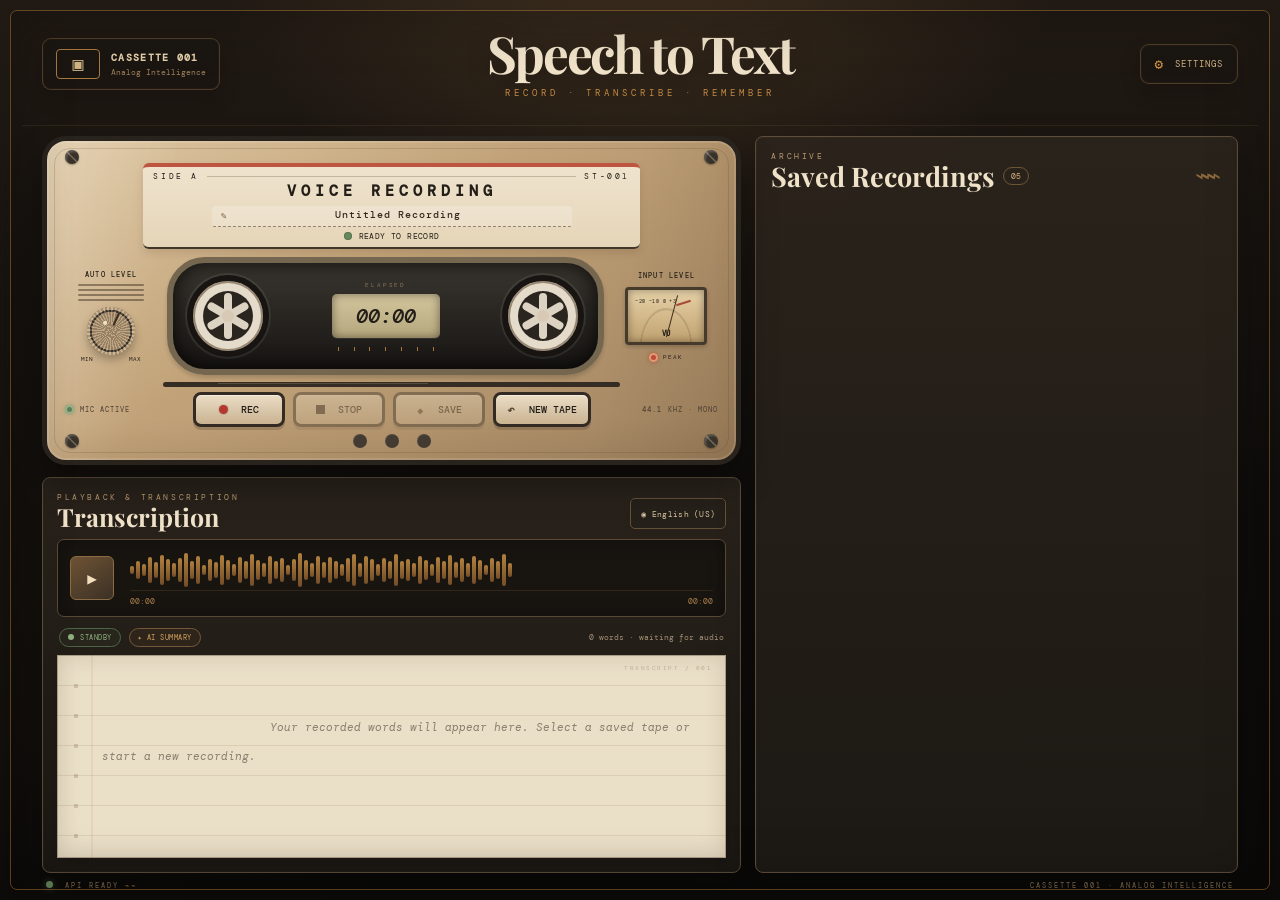
<file: frontend/index.html>
<!DOCTYPE html>
<html lang="en">
<head>
    <meta charset="UTF-8">
    <meta name="viewport" content="width=device-width, initial-scale=1.0">
    <title>Speech to Text</title>
    <link rel="stylesheet" href="style.css">
</head>
<body>

<main class="page">
    <header class="header">
        <div class="header-chip brand-chip" aria-hidden="true">
            <span class="mini-cassette">▣</span>
            <span>
                <strong>CASSETTE 001</strong>
                <small>Analog Intelligence</small>
            </span>
        </div>

        <div class="title-block">
            <h1>Speech to Text</h1>
            <p class="tagline">RECORD · TRANSCRIBE · REMEMBER</p>
        </div>

        <div class="header-chip settings-chip" aria-hidden="true">
            <span class="settings-icon">⚙</span>
            <span>SETTINGS</span>
        </div>
    </header>

    <section class="workspace">
        <div class="left-panel">
            <section class="cassette">
                <div class="cassette-top">
                    <span class="screw"></span>
                    <span class="screw"></span>
                </div>

                <div class="cassette-label">
                    <div class="cassette-label-top">
                        <span class="small-label">SIDE A</span>
                        <span class="label-line"></span>
                        <span class="small-label">ST-001</span>
                    </div>

                    <h2>VOICE RECORDING</h2>

                    <label class="recording-name-wrap" for="recordingName">
                        <span class="recording-name-pencil" aria-hidden="true">✎</span>
                        <input
                            id="recordingName"
                            class="recording-name"
                            type="text"
                            value="Untitled Recording"
                            maxlength="40"
                            autocomplete="off"
                            aria-label="Tape name"
                        >
                    </label>

                    <div class="recording-status">
                        <span id="statusDot" class="status-dot"></span>
                        <span id="statusText">READY TO RECORD</span>
                    </div>
                </div>

                <div class="recorder-deck">
                    <div class="level-module" aria-hidden="true">
                        <span class="deck-label">AUTO LEVEL</span>
                        <div class="level-slots"><i></i><i></i><i></i><i></i></div>
                        <div class="level-knob">
                            <span></span>
                        </div>
                        <div class="knob-scale"><span>MIN</span><span>MAX</span></div>
                    </div>

                    <div class="tape-window">
                        <div class="reel" id="leftReel">
                            <div class="reel-inner">
                                <span></span><span></span><span></span>
                                <span></span><span></span><span></span>
                            </div>
                        </div>

                        <div class="timer-panel">
                            <span class="timer-caption">ELAPSED</span>
                            <div class="timer"><span id="timer">00:00</span></div>
                            <div class="timer-scale"><i></i><i></i><i></i><i></i><i></i><i></i><i></i></div>
                        </div>

                        <div class="reel" id="rightReel">
                            <div class="reel-inner">
                                <span></span><span></span><span></span>
                                <span></span><span></span><span></span>
                            </div>
                        </div>
                    </div>

                    <div class="vu-module" aria-hidden="true">
                        <span class="deck-label">INPUT LEVEL</span>
                        <div class="vu-meter">
                            <span class="vu-needle"></span>
                            <span class="vu-redline"></span>
                            <b>VU</b>
                        </div>
                        <div class="peak-row"><span class="peak-light"></span> PEAK</div>
                    </div>
                </div>

                <div class="tape-line"><span></span></div>

                <div class="controls-row">
                    <div class="deck-readout"><span class="readout-light green"></span> MIC ACTIVE</div>

                    <div class="controls">
                        <button id="recordButton" class="record-button" type="button">
                            <span class="record-icon"></span> REC
                        </button>

                        <button id="stopButton" class="stop-button" type="button" disabled>
                            <span class="stop-icon"></span> STOP
                        </button>

                        <button id="saveButton" class="save-button" type="button" disabled>
                            <span class="save-icon" aria-hidden="true">◆</span> SAVE
                        </button>

                        <button id="resetButton" class="new-tape-button" type="button">
                            <span class="new-tape-icon" aria-hidden="true">↶</span> NEW TAPE
                        </button>
                    </div>

                    <div class="deck-readout"><span>44.1</span> KHZ · MONO</div>
                </div>

                <div class="cassette-bottom">
                    <span class="screw"></span>
                    <div class="cassette-holes"><span></span><span></span><span></span></div>
                    <span class="screw"></span>
                </div>
            </section>

            <section class="transcription-card">
                <div class="transcription-heading">
                    <div>
                        <p class="small-label section-kicker">PLAYBACK &amp; TRANSCRIPTION</p>
                        <h2 id="transcriptionTitle">Transcription</h2>
                    </div>

                    <div class="transcription-tools">
                        <span class="tool-chip">◉ English (US)</span>
                    </div>
                </div>

                <div class="playback-strip">
                    <button class="playback-button" type="button" aria-label="Play selected recording">▶</button>
                    <div class="waveform-wrap">
                        <div id="waveformBars" class="waveform-bars" aria-hidden="true"></div>
                        <div class="waveform-time">
                            <span>00:00</span>
                            <span id="waveformDuration">00:00</span>
                        </div>
                    </div>
                </div>

                <div class="transcript-meta">
                    <div class="meta-badges">
                        <span id="transcriptStatus" class="status-badge"><i></i> STANDBY</span>
                        <span class="ai-badge">✦ AI SUMMARY</span>
                    </div>
                    <span id="transcriptStats" class="transcript-stats">0 words · waiting for audio</span>
                </div>

                <div class="paper">
                    <div class="paper-margin" aria-hidden="true"></div>
                    <p id="transcriptionText" class="placeholder">
                        Your recorded words will appear here. Select a saved tape or start a new recording.
                    </p>
                </div>
            </section>
        </div>

        <aside class="archive-panel">
            <div class="archive-header">
                <div>
                    <p class="small-label section-kicker">ARCHIVE</p>
                    <div class="archive-title-row">
                        <h2>Saved Recordings</h2>
                        <span id="archiveCount" class="archive-count">05</span>
                    </div>
                </div>
                <span class="archive-wave" aria-hidden="true">⌁⌁⌁</span>
            </div>

            <div id="archiveList" class="archive-list"></div>
        </aside>
    </section>

    <footer>
        <span><span class="footer-light"></span> API READY <b>⌁⌁</b></span>
        <span>CASSETTE 001 · ANALOG INTELLIGENCE</span>
    </footer>
</main>

<script src="app.js"></script>
</body>
</html>
</file>
<file: frontend/style.css>
@import url('https://fonts.googleapis.com/css2?family=DM+Mono:wght@300;400;500&family=Playfair+Display:wght@600;700&display=swap');

:root {
    --ink: #16130f;
    --panel: #211c16;
    --panel-2: #29231c;
    --panel-border: #5c4d3a;
    --cream: #efe2c9;
    --cream-2: #d7c19d;
    --tan: #b99c72;
    --gold: #c68a3a;
    --gold-soft: #9f7138;
    --red: #b34234;
    --green: #66895e;
    --paper: #e8d9bb;
    --paper-line: rgba(105, 84, 58, 0.18);
    --shadow: rgba(0, 0, 0, 0.42);
}

* { box-sizing: border-box; }

html, body { margin: 0; min-height: 100%; }

body {
    min-height: 100vh;
    color: var(--cream);
    font-family: "DM Mono", monospace;
    background:
        radial-gradient(circle at 50% -18%, rgba(153, 112, 63, 0.28), transparent 36%),
        radial-gradient(circle at 10% 70%, rgba(112, 77, 40, 0.08), transparent 28%),
        linear-gradient(180deg, #211a14 0%, #100e0c 53%, #0b0a09 100%);
    overflow-x: hidden;
}

body::before {
    content: "";
    position: fixed;
    inset: 0;
    pointer-events: none;
    opacity: 0.34;
    background-image:
        linear-gradient(rgba(210, 166, 100, 0.025) 1px, transparent 1px),
        linear-gradient(90deg, rgba(210, 166, 100, 0.025) 1px, transparent 1px);
    background-size: 34px 34px;
    mask-image: linear-gradient(to bottom, rgba(0,0,0,.8), transparent 85%);
}

body::after {
    content: "";
    position: fixed;
    inset: 10px;
    z-index: 20;
    pointer-events: none;
    border: 1px solid rgba(198, 138, 58, 0.42);
    border-radius: 7px;
    box-shadow: inset 0 0 60px rgba(0,0,0,.28);
}

button { font: inherit; }

button:focus-visible {
    outline: 2px solid #d8a151;
    outline-offset: 3px;
}

.page {
    width: min(1520px, calc(100% - 44px));
    min-height: 100vh;
    margin: 0 auto;
    padding: 14px 0 10px;
    display: flex;
    flex-direction: column;
    position: relative;
    z-index: 1;
}

/* HEADER */
.header {
    min-height: 112px;
    display: grid;
    grid-template-columns: 230px 1fr 230px;
    align-items: center;
    gap: 18px;
    padding: 0 20px 12px;
    border-bottom: 1px solid rgba(190, 143, 81, 0.12);
}

.title-block { text-align: center; }

.eyebrow {
    margin: 0 0 4px;
    display: flex;
    align-items: center;
    justify-content: center;
    gap: 12px;
    color: #c7aa80;
    font-size: 10px;
    letter-spacing: 5px;
    text-transform: uppercase;
}

.eyebrow span {
    width: 34px;
    height: 1px;
    background: linear-gradient(90deg, transparent, var(--gold));
}

.eyebrow span:last-child { transform: scaleX(-1); }

.header h1 {
    margin: 0;
    font-family: "Playfair Display", serif;
    font-size: clamp(42px, 4vw, 64px);
    line-height: 0.98;
    letter-spacing: -2.4px;
    text-shadow: 0 7px 24px rgba(0,0,0,.28);
}

.tagline {
    margin: 8px 0 0;
    color: #c58a43;
    font-size: 9px;
    letter-spacing: 4px;
}

.header-chip {
    justify-self: start;
    min-height: 52px;
    padding: 9px 13px;
    display: inline-flex;
    align-items: center;
    gap: 11px;
    color: #d1b485;
    background: rgba(25, 21, 17, 0.72);
    border: 1px solid rgba(150, 111, 63, 0.45);
    border-radius: 9px;
    box-shadow: inset 0 0 0 1px rgba(255,255,255,.018), 0 8px 20px rgba(0,0,0,.18);
}

.header-chip strong {
    display: block;
    color: #e4cfaa;
    font-size: 10px;
    letter-spacing: 1.3px;
}

.header-chip small {
    display: block;
    margin-top: 3px;
    color: #9e815a;
    font-size: 8px;
}

.mini-cassette {
    width: 44px;
    height: 30px;
    display: grid;
    place-items: center;
    border: 1px solid #a9793e;
    border-radius: 4px;
    font-size: 18px;
}

.settings-chip {
    justify-self: end;
    min-height: auto;
    padding: 10px 14px;
    font-size: 9px;
    letter-spacing: 1px;
}

.settings-icon { color: #d99b49; font-size: 14px; }

/* WORKSPACE */
.workspace {
    flex: 1;
    min-height: 0;
    width: 100%;
    display: grid;
    grid-template-columns: minmax(0, 1.42fr) minmax(410px, 0.98fr);
    gap: 14px;
    padding: 10px 20px 0;
    align-items: stretch;
}

.left-panel {
    min-width: 0;
    min-height: 0;
    display: grid;
    grid-template-rows: auto minmax(315px, 1fr);
    gap: 12px;
}

/* CASSETTE */
.cassette {
    position: relative;
    width: 100%;
    margin: 0;
    padding: 9px 18px 12px;
    color: #241e18;
    background:
        linear-gradient(100deg, rgba(255,255,255,.18), transparent 18% 80%, rgba(72,45,21,.12)),
        linear-gradient(145deg, #dfc9a5 0%, #c2a379 42%, #9f825f 100%);
    border: 5px solid #29231d;
    border-radius: 24px;
    box-shadow:
        0 18px 34px rgba(0,0,0,.38),
        inset 0 0 0 2px rgba(255,255,255,.12),
        inset 0 -18px 24px rgba(75,46,20,.08);
}

.cassette::after {
    content: "";
    position: absolute;
    inset: 7px;
    pointer-events: none;
    border: 1px solid rgba(79, 57, 38, 0.18);
    border-radius: 16px;
}

.cassette-top,
.cassette-bottom {
    position: relative;
    z-index: 2;
    display: flex;
    align-items: center;
    justify-content: space-between;
}

.screw {
    width: 14px;
    height: 14px;
    display: block;
    background:
        linear-gradient(45deg, transparent 46%, rgba(224,207,177,.38) 47% 53%, transparent 54%),
        #39322a;
    border-radius: 50%;
    box-shadow: inset 2px 2px 2px rgba(255,255,255,.18), 0 1px 2px rgba(0,0,0,.32);
}

.cassette-label {
    width: 76%;
    margin: -1px auto 8px;
    padding: 4px 10px 6px;
    text-align: center;
    background: linear-gradient(#efe3cd, #e5d5b8);
    border-top: 4px solid #bd5541;
    border-bottom: 2px solid #40362b;
    border-radius: 6px;
    box-shadow: 0 4px 8px rgba(55,36,18,.12);
}

.cassette-label-top {
    display: flex;
    align-items: center;
    gap: 8px;
}

.label-line {
    flex: 1;
    height: 1px;
    background: rgba(72,55,40,.25);
}

.small-label {
    margin: 0;
    font-size: 8px;
    letter-spacing: 2.6px;
}

.cassette-label h2 {
    margin: 0;
    font-size: 15px;
    letter-spacing: 5px;
}


.recording-name-wrap {
    width: min(78%, 360px);
    margin: 5px auto 4px;
    padding: 0 9px 2px;
    display: flex;
    align-items: center;
    gap: 6px;
    background: rgba(255,255,255,.20);
    border-bottom: 1px dashed rgba(74,53,35,.55);
    border-radius: 4px 4px 2px 2px;
    transition: background .18s ease, border-color .18s ease, box-shadow .18s ease;
}

.recording-name-wrap:focus-within {
    background: rgba(255,255,255,.38);
    border-bottom-color: #9f4939;
    box-shadow: 0 2px 0 rgba(159,73,57,.12);
}

.recording-name-pencil {
    flex: 0 0 auto;
    color: #7b5e43;
    font-size: 10px;
}

.recording-name {
    width: 100%;
    min-width: 0;
    padding: 3px 0;
    color: #35291f;
    background: transparent;
    border: 0;
    outline: 0;
    text-align: center;
    font: 500 10px/1.2 "DM Mono", monospace;
    letter-spacing: 1px;
}

.recording-name::selection {
    color: #fff8ed;
    background: #a64e3d;
}

.recording-status {
    margin-top: 2px;
    display: flex;
    align-items: center;
    justify-content: center;
    gap: 7px;
    font-size: 8px;
    letter-spacing: .4px;
}

.status-dot {
    width: 8px;
    height: 8px;
    background: var(--green);
    border-radius: 50%;
    box-shadow: inset 0 0 0 1px rgba(0,0,0,.18);
}

.status-dot.recording {
    background: #c13f35;
    box-shadow: 0 0 10px #b7382f;
}

.recorder-deck {
    position: relative;
    z-index: 2;
    display: grid;
    grid-template-columns: 92px minmax(320px, 1fr) 104px;
    gap: 10px;
    align-items: stretch;
}

.level-module,
.vu-module {
    min-width: 0;
    padding: 5px 6px;
    display: flex;
    flex-direction: column;
    align-items: center;
    justify-content: center;
}

.deck-label {
    font-size: 7px;
    font-weight: 500;
    letter-spacing: 1.2px;
    white-space: nowrap;
}

.level-slots {
    width: 66px;
    margin: 5px 0 6px;
    display: grid;
    gap: 3px;
}

.level-slots i {
    height: 2px;
    background: rgba(61,46,34,.48);
    border-radius: 4px;
}

.level-knob {
    width: 48px;
    height: 48px;
    position: relative;
    border-radius: 50%;
    background:
        radial-gradient(circle at 38% 33%, #eee0c5 0 4%, transparent 5%),
        repeating-conic-gradient(from 0deg, rgba(255,255,255,.22) 0deg 4deg, rgba(28,22,17,.12) 5deg 10deg),
        radial-gradient(circle, #a98d68 0 56%, #3d3328 57% 62%, #bca17a 63% 70%, #5a4938 71%);
    box-shadow: 0 5px 8px rgba(0,0,0,.25);
}

.level-knob span {
    position: absolute;
    left: 50%;
    top: 4px;
    width: 2px;
    height: 14px;
    background: #3d2d21;
    transform: translateX(-50%) rotate(24deg);
    transform-origin: 50% 20px;
}

.knob-scale {
    width: 60px;
    display: flex;
    justify-content: space-between;
    font-size: 6px;
}

.tape-window {
    min-width: 0;
    min-height: 118px;
    padding: 10px 14px;
    display: flex;
    align-items: center;
    justify-content: space-between;
    gap: 14px;
    background: linear-gradient(#3a3630, #171513);
    border: 6px solid #756650;
    border-radius: 38px;
    box-shadow: inset 0 0 20px rgba(0,0,0,.8), 0 3px 4px rgba(0,0,0,.16);
}

.reel {
    position: relative;
    flex-shrink: 0;
    width: 82px;
    height: 82px;
    display: grid;
    place-items: center;
    background: #e5dbca;
    border: 6px solid #171411;
    border-radius: 50%;
    box-shadow: 0 0 0 2px rgba(255,255,255,.08), inset 0 0 0 2px #998873;
}

.reel-inner {
    position: relative;
    width: 50px;
    height: 50px;
    background: #2a251f;
    border-radius: 50%;
}

.reel-inner::after {
    content: "";
    position: absolute;
    inset: 19px;
    z-index: 2;
    background: #d7c9b3;
    border-radius: 50%;
}

.reel-inner span {
    position: absolute;
    left: 21px;
    top: 2px;
    width: 8px;
    height: 20px;
    background: #ddd3c3;
    border-radius: 4px;
    transform-origin: 4px 23px;
}

.reel-inner span:nth-child(2) { transform: rotate(60deg); }
.reel-inner span:nth-child(3) { transform: rotate(120deg); }
.reel-inner span:nth-child(4) { transform: rotate(180deg); }
.reel-inner span:nth-child(5) { transform: rotate(240deg); }
.reel-inner span:nth-child(6) { transform: rotate(300deg); }

.recording .reel { animation: spin 1.3s linear infinite; }

@keyframes spin { to { transform: rotate(360deg); } }

.timer-panel {
    min-width: 108px;
    display: flex;
    flex-direction: column;
    align-items: center;
    gap: 5px;
}

.timer-caption {
    color: #88785f;
    font-size: 6px;
    letter-spacing: 1.8px;
}

.timer {
    min-width: 108px;
    padding: 9px 8px;
    text-align: center;
    color: #231e18;
    background: linear-gradient(180deg, #d2c49c, #b6a87d);
    border-radius: 5px;
    box-shadow: inset 0 0 10px rgba(0,0,0,.45), 0 1px 0 rgba(255,255,255,.08);
    font-size: 20px;
    font-weight: 500;
    font-style: italic;
}

.timer-scale {
    width: 96px;
    height: 8px;
    display: flex;
    align-items: flex-end;
    justify-content: space-between;
}

.timer-scale i {
    width: 1px;
    height: 4px;
    background: #a4763c;
}

.vu-meter {
    position: relative;
    width: 82px;
    height: 58px;
    margin-top: 7px;
    overflow: hidden;
    border: 3px solid #463a2d;
    border-radius: 4px;
    background:
        radial-gradient(ellipse at 50% 110%, transparent 0 45%, rgba(90,67,41,.18) 46% 48%, transparent 49%),
        linear-gradient(#e7d2a8, #c0a16f);
    box-shadow: inset 0 0 8px rgba(0,0,0,.38), 0 2px 4px rgba(0,0,0,.2);
}

.vu-meter::before {
    content: "−20   −10   0   +3";
    position: absolute;
    top: 8px;
    left: 7px;
    font-size: 5px;
    letter-spacing: .4px;
}

.vu-meter b {
    position: absolute;
    bottom: 4px;
    left: 50%;
    transform: translateX(-50%);
    font-size: 7px;
}

.vu-needle {
    position: absolute;
    left: 50%;
    bottom: 5px;
    width: 1px;
    height: 43px;
    background: #422d20;
    transform: rotate(15deg);
    transform-origin: bottom;
    transition: transform .18s ease;
}

.recording .vu-needle { animation: meter 1s ease-in-out infinite alternate; }

@keyframes meter {
    from { transform: rotate(-22deg); }
    to { transform: rotate(34deg); }
}

.vu-redline {
    position: absolute;
    right: 13px;
    top: 12px;
    width: 15px;
    height: 2px;
    background: #a84a36;
    transform: rotate(-18deg);
}

.peak-row {
    margin-top: 8px;
    display: flex;
    align-items: center;
    gap: 5px;
    font-size: 6px;
    letter-spacing: 1px;
}

.peak-light,
.readout-light {
    width: 9px;
    height: 9px;
    display: inline-block;
    border-radius: 50%;
    background: #bd4b36;
    box-shadow: inset 0 0 0 2px rgba(255,218,167,.55), 0 0 4px rgba(166,48,34,.5);
}

.tape-line {
    position: relative;
    z-index: 2;
    width: 70%;
    height: 5px;
    margin: 7px auto 5px;
    background: #352c24;
    border-radius: 8px;
}

.tape-line span {
    position: absolute;
    left: 12%;
    top: 1px;
    width: 46%;
    height: 1px;
    background: rgba(220,190,145,.22);
}

.controls-row {
    position: relative;
    z-index: 2;
    display: grid;
    grid-template-columns: 1fr auto 1fr;
    align-items: center;
    gap: 10px;
}

.controls {
    display: flex;
    justify-content: center;
    gap: 8px;
    flex-wrap: nowrap;
}

.controls button {
    min-width: 92px;
    padding: 8px 11px;
    color: #211c18;
    background: linear-gradient(#ebddc6, #c9b391);
    border: 3px solid #332b23;
    border-radius: 8px;
    box-shadow: 0 3px 0 rgba(74,54,37,.25), inset 0 1px 0 rgba(255,255,255,.44);
    font-size: 10px;
    font-weight: 500;
    cursor: pointer;
    transition: transform .18s ease, filter .18s ease, opacity .18s ease;
}

.controls button:hover:not(:disabled) { transform: translateY(-2px); filter: brightness(1.07); }
.controls button:active:not(:disabled) { transform: translateY(1px); }
.controls button:disabled { opacity: .38; cursor: not-allowed; }

.record-icon,
.stop-icon,
.save-icon,
.new-tape-icon {
    width: 9px;
    height: 9px;
    margin-right: 7px;
    display: inline-block;
    vertical-align: -1px;
}

.record-icon { background: #b43830; border-radius: 50%; box-shadow: 0 0 0 1px rgba(0,0,0,.1); }
.stop-icon { background: #29241f; }

.save-icon,
.new-tape-icon {
    height: auto;
    color: #584530;
    background: transparent;
    font-size: 10px;
    line-height: 1;
    text-align: center;
}

.save-button:not(:disabled) .save-icon {
    color: #8a5f2d;
}

.new-tape-button .new-tape-icon {
    font-size: 13px;
    font-weight: 700;
}

.deck-readout {
    display: flex;
    align-items: center;
    gap: 6px;
    color: #4e4033;
    font-size: 7px;
    letter-spacing: 1px;
    white-space: nowrap;
}

.deck-readout:last-child { justify-content: flex-end; }
.deck-readout span:not(.readout-light) { font-weight: 500; }
.readout-light.green { background: #5e7f55; box-shadow: inset 0 0 0 2px rgba(220,237,204,.45), 0 0 4px rgba(75,126,68,.45); }

.cassette-bottom { margin-top: 7px; }

.cassette-holes { display: flex; gap: 18px; }
.cassette-holes span { width: 14px; height: 14px; background: #433a31; border-radius: 50%; box-shadow: inset 1px 1px 1px rgba(255,255,255,.08); }

/* TRANSCRIPTION */
.transcription-card {
    min-width: 0;
    min-height: 0;
    padding: 14px;
    display: flex;
    flex-direction: column;
    background: linear-gradient(180deg, rgba(42,35,28,.97), rgba(29,25,20,.98));
    border: 1px solid #5d4d3a;
    border-radius: 8px;
    box-shadow: 0 16px 36px rgba(0,0,0,.26), inset 0 0 0 1px rgba(255,255,255,.02);
}

.transcription-heading {
    display: flex;
    align-items: end;
    justify-content: space-between;
    gap: 16px;
    margin-bottom: 10px;
}

.section-kicker { color: #b99a70; }

.transcription-heading h2 {
    margin: 2px 0 0;
    font-family: "Playfair Display", serif;
    font-size: 25px;
    line-height: 1;
}

.transcription-tools { display: flex; gap: 8px; align-items: center; }

.tool-chip,
.rewind-button {
    min-height: 31px;
    display: inline-flex;
    align-items: center;
    padding: 6px 10px;
    color: #d9c5a3;
    background: #252019;
    border: 1px solid #64513a;
    border-radius: 5px;
    font-size: 8px;
    letter-spacing: .3px;
}

.rewind-button { cursor: pointer; }
.rewind-button:hover { color: #211b15; background: #d6bd96; }

.playback-strip {
    min-height: 78px;
    padding: 10px 12px;
    display: grid;
    grid-template-columns: 48px minmax(0, 1fr);
    gap: 12px;
    align-items: center;
    background: #181511;
    border: 1px solid #594834;
    border-radius: 7px;
    box-shadow: inset 0 0 18px rgba(0,0,0,.32);
}

.playback-button {
    width: 44px;
    height: 44px;
    display: grid;
    place-items: center;
    color: #f1dfbf;
    background: linear-gradient(145deg, #6e5334, #3b3025);
    border: 1px solid #8b6b42;
    border-radius: 6px;
    cursor: pointer;
}

.waveform-wrap { min-width: 0; }

.waveform-bars {
    height: 40px;
    display: flex;
    align-items: center;
    gap: 2px;
    overflow: hidden;
    border-bottom: 1px solid rgba(201,145,73,.14);
}

.waveform-bars span {
    flex: 1 1 2px;
    min-width: 1px;
    max-width: 4px;
    height: var(--h);
    background: linear-gradient(180deg, #dd9f4c, #8f5e2e);
    border-radius: 2px;
    opacity: .78;
    transform-origin: center;
}

.recording ~ * .waveform-bars span { animation: wave 1s ease-in-out infinite alternate; }

@keyframes wave {
    to { transform: scaleY(.42); opacity: 1; }
}

.waveform-time {
    margin-top: 5px;
    display: flex;
    justify-content: space-between;
    color: #a77d49;
    font-size: 8px;
}

.transcript-meta {
    min-height: 38px;
    display: flex;
    align-items: center;
    justify-content: space-between;
    gap: 10px;
    padding: 8px 2px 6px;
}

.meta-badges { display: flex; gap: 8px; flex-wrap: wrap; }

.status-badge,
.ai-badge {
    display: inline-flex;
    align-items: center;
    gap: 6px;
    padding: 4px 8px;
    border: 1px solid #4c6546;
    border-radius: 999px;
    color: #8eb080;
    background: rgba(67,94,57,.12);
    font-size: 7px;
    letter-spacing: .5px;
}

.status-badge i {
    width: 6px;
    height: 6px;
    display: inline-block;
    background: currentColor;
    border-radius: 50%;
}

.status-badge.recording { color: #cf6252; border-color: #744238; background: rgba(143,58,47,.12); }
.status-badge.ready { color: #9ab586; }

.ai-badge { color: #d3a260; border-color: #755839; background: rgba(136,92,45,.1); }

.transcript-stats { color: #a39075; font-size: 8px; }

.paper {
    position: relative;
    flex: 1;
    min-height: 150px;
    padding: 16px 20px 16px 44px;
    overflow-y: auto;
    color: #392f25;
    background:
        linear-gradient(90deg, transparent 33px, rgba(173, 92, 72, .18) 34px, transparent 35px),
        repeating-linear-gradient(#eadfc7 0 29px, #cdbd9f 30px);
    border: 1px solid rgba(82,63,43,.42);
    box-shadow: inset 0 0 22px rgba(69,47,25,.14), 0 8px 20px rgba(0,0,0,.12);
}

.paper::after {
    content: "TRANSCRIPT / 001";
    position: absolute;
    right: 13px;
    top: 8px;
    color: rgba(75,56,38,.27);
    font-size: 6px;
    letter-spacing: 1.5px;
}

.paper-margin {
    position: absolute;
    left: 13px;
    top: 15px;
    bottom: 15px;
    width: 10px;
    background: radial-gradient(circle, rgba(93,71,48,.22) 0 2px, transparent 2.5px) center top / 10px 30px repeat-y;
}

#transcriptionText {
    margin: 11px 0 0;
    font-size: 11px;
    line-height: 2.7;
    white-space: pre-wrap;
}

.placeholder { opacity: .55; font-style: italic; }

/* ARCHIVE */
.archive-panel {
    min-width: 0;
    min-height: 0;
    height: 100%;
    padding: 14px 13px;
    display: flex;
    flex-direction: column;
    background: linear-gradient(180deg, rgba(43,36,28,.97), rgba(29,25,20,.98));
    border: 1px solid #5d4d3a;
    border-radius: 8px;
    box-shadow: 0 16px 36px rgba(0,0,0,.26), inset 0 0 0 1px rgba(255,255,255,.018);
}

.archive-header {
    display: flex;
    align-items: flex-end;
    justify-content: space-between;
    gap: 12px;
    padding: 0 2px 10px;
}

.archive-title-row { display: flex; align-items: center; gap: 9px; }

.archive-header h2 {
    margin: 2px 0 0;
    font-family: "Playfair Display", serif;
    font-size: 27px;
    line-height: 1;
}

.archive-count {
    padding: 3px 7px;
    color: #d7b57e;
    border: 1px solid #6f5536;
    border-radius: 999px;
    font-size: 8px;
}

.archive-wave { color: #8c693d; font-size: 22px; letter-spacing: -7px; padding-right: 8px; }

.archive-list {
    flex: 1;
    min-height: 0;
    display: flex;
    flex-direction: column;
    gap: 10px;
    overflow-y: auto;
    padding: 1px 5px 1px 1px;
}

.cassette-case {
    position: relative;
    flex-shrink: 0;
    padding: 9px 10px;
    color: #2a241d;
    background:
        linear-gradient(105deg, rgba(255,255,255,.18), transparent 22%),
        linear-gradient(180deg, #eadfc9 0%, #d9c9ab 100%);
    border: 2px solid #705c44;
    border-radius: 9px;
    box-shadow: 0 6px 12px rgba(0,0,0,.18), inset 0 0 0 1px rgba(255,255,255,.2);
    cursor: pointer;
    transition: transform .18s ease, box-shadow .18s ease, border-color .18s ease;
}

.cassette-case::before {
    content: "";
    position: absolute;
    left: 0;
    top: 12px;
    bottom: 12px;
    width: 3px;
    background: var(--case-accent, #9a7141);
    border-radius: 0 3px 3px 0;
}

.cassette-case:hover { transform: translateY(-2px); box-shadow: 0 10px 20px rgba(0,0,0,.26); }

.cassette-case.active {
    border-color: #b55d45;
    box-shadow: 0 10px 24px rgba(0,0,0,.28), inset 0 0 0 1px rgba(181,93,69,.3);
}

.case-top {
    display: flex;
    align-items: center;
    justify-content: space-between;
    gap: 8px;
}

.case-side {
    padding: 2px 6px;
    background: rgba(255,255,255,.24);
    border: 1px solid #7d6a54;
    border-radius: 4px;
    font-size: 7px;
    letter-spacing: 2px;
}

.case-date { color: #5c4d3d; font-size: 8px; }

.case-main {
    margin-top: 7px;
    display: grid;
    grid-template-columns: 52px 1fr auto;
    gap: 9px;
    align-items: center;
}

.case-icon {
    width: 50px;
    height: 50px;
    display: grid;
    place-items: center;
    color: #d39a4f;
    background: linear-gradient(145deg, #3c3329, #1c1915);
    border: 2px solid #8c775c;
    border-radius: 9px;
    box-shadow: inset 0 0 0 1px rgba(255,255,255,.05), 0 4px 8px rgba(0,0,0,.15);
    font-size: 21px;
}

.case-copy { min-width: 0; }

.case-title {
    margin: 0 0 5px;
    font-size: 13px;
    font-weight: 500;
    line-height: 1.15;
}

.case-tags { display: flex; gap: 5px; flex-wrap: wrap; }

.case-tag {
    padding: 2px 6px;
    color: #5d4730;
    background: rgba(198,138,58,.12);
    border: 1px solid rgba(130,90,46,.28);
    border-radius: 999px;
    font-size: 7px;
}

.case-bookmark {
    align-self: stretch;
    display: grid;
    place-items: center;
    padding-left: 4px;
    color: #6d563a;
    font-size: 16px;
}

.case-window {
    height: 34px;
    margin: 8px 0 5px;
    padding: 0 10px;
    display: grid;
    grid-template-columns: 22px 1fr 22px;
    align-items: center;
    gap: 8px;
    background: linear-gradient(#302b25, #171411);
    border: 3px solid #8b7860;
    border-radius: 18px;
}

.case-reel {
    position: relative;
    width: 18px;
    height: 18px;
    background: #e8dfd0;
    border: 3px solid #141210;
    border-radius: 50%;
}

.case-reel::after {
    content: "";
    position: absolute;
    inset: 4px;
    background: #2d2823;
    border-radius: 50%;
}

.case-progress {
    min-width: 0;
    display: flex;
    align-items: center;
    gap: 7px;
}

.case-play-dot {
    width: 18px;
    height: 18px;
    display: grid;
    place-items: center;
    flex-shrink: 0;
    color: #d9c9b1;
    border: 1px solid #75644f;
    border-radius: 50%;
    font-size: 7px;
}

.case-progress-line {
    flex: 1;
    height: 2px;
    background: linear-gradient(90deg, #ad7440 0 38%, #655646 38% 100%);
    opacity: .8;
}

.case-duration { color: #f0e7d7; font-size: 9px; font-weight: 500; letter-spacing: 1px; }

.case-bottom {
    display: flex;
    align-items: center;
    justify-content: space-between;
    gap: 8px;
}

.case-meta { color: #675642; font-size: 7px; }

.case-play {
    padding: 3px 8px;
    color: #342b22;
    background: #eee1cd;
    border: 1px solid #655440;
    border-radius: 5px;
    font-size: 8px;
    font-weight: 500;
    cursor: pointer;
}

.case-play:hover { background: #f7eddf; }

.archive-list::-webkit-scrollbar,
.paper::-webkit-scrollbar { width: 6px; }

.archive-list::-webkit-scrollbar-track,
.paper::-webkit-scrollbar-track { background: rgba(202,183,151,.14); }

.archive-list::-webkit-scrollbar-thumb,
.paper::-webkit-scrollbar-thumb { background: #79664d; border-radius: 6px; }

/* FOOTER */
footer {
    width: 100%;
    padding: 8px 24px 0;
    display: flex;
    justify-content: space-between;
    color: #826d50;
    font-size: 7px;
    letter-spacing: 2px;
}

footer b { color: #9e7138; font-weight: 400; }

.footer-light {
    width: 7px;
    height: 7px;
    margin-right: 6px;
    display: inline-block;
    background: var(--green);
    border-radius: 50%;
    box-shadow: 0 0 7px rgba(99,139,89,.45);
}

@media (max-width: 1180px) {
    .header { grid-template-columns: 180px 1fr 160px; }
    .workspace { grid-template-columns: minmax(0, 1.2fr) minmax(350px, .9fr); }
    .recorder-deck { grid-template-columns: 74px minmax(280px, 1fr) 86px; }
    .level-module, .vu-module { transform: scale(.9); }
    .reel { width: 72px; height: 72px; }
    .timer { min-width: 92px; font-size: 18px; }
    .controls button { min-width: 82px; padding-inline: 8px; }
}

@media (max-width: 940px) {
    body::after { inset: 6px; }
    .page { width: min(760px, calc(100% - 28px)); height: auto; }
    .header { grid-template-columns: 1fr; min-height: auto; padding: 10px 8px 14px; }
    .brand-chip, .settings-chip { display: none; }
    .workspace { grid-template-columns: 1fr; padding: 10px 8px 0; }
    .left-panel { grid-template-rows: auto auto; }
    .archive-panel { min-height: 420px; }
    .paper { min-height: 230px; }
}

@media (max-width: 680px) {
    .page { width: calc(100% - 18px); }
    .header h1 { font-size: 42px; }
    .tagline { letter-spacing: 2px; }
    .workspace { padding-inline: 4px; }
    .cassette { padding-inline: 10px; }
    .cassette-label { width: 90%; }
    .recorder-deck { grid-template-columns: 1fr; }
    .level-module, .vu-module { display: none; }
    .tape-window { min-height: 104px; padding-inline: 10px; }
    .reel { width: 64px; height: 64px; border-width: 5px; }
    .reel-inner { width: 40px; height: 40px; }
    .reel-inner span { left: 17px; width: 6px; height: 16px; transform-origin: 3px 19px; }
    .timer { min-width: 76px; font-size: 16px; }
    .controls-row { grid-template-columns: 1fr; }
    .deck-readout { display: none; }
    .controls button { min-width: 78px; padding-inline: 7px; }
    .transcription-heading { align-items: flex-start; flex-direction: column; }
    .transcription-tools { width: 100%; justify-content: space-between; }
    .tool-chip, .rewind-button { font-size: 7px; }
    .playback-strip { grid-template-columns: 40px 1fr; }
    .playback-button { width: 38px; height: 38px; }
    .transcript-meta { align-items: flex-start; flex-direction: column; }
    .paper { padding-left: 40px; }
    .case-main { grid-template-columns: 44px 1fr auto; }
    .case-icon { width: 42px; height: 42px; font-size: 18px; }
    footer { flex-direction: column; gap: 5px; }
}

@media (prefers-reduced-motion: reduce) {
    .recording .reel,
    .recording .vu-needle,
    .waveform-bars span { animation: none !important; }

    .cassette-case,
    .controls button,
    .rewind-button { transition: none; }
}


@media (max-width: 520px) {
    .controls {
        width: 100%;
        display: grid;
        grid-template-columns: repeat(2, minmax(0, 1fr));
    }

    .controls button {
        width: 100%;
        min-width: 0;
    }

    .recording-name-wrap {
        width: 90%;
    }
}
/* Backend empty state: intentionally small so the existing design is preserved. */
.archive-empty {
    margin: auto;
    padding: 28px 18px;
    color: #a39075;
    text-align: center;
    font-size: 9px;
    line-height: 1.8;
    letter-spacing: .5px;
}
</file>
